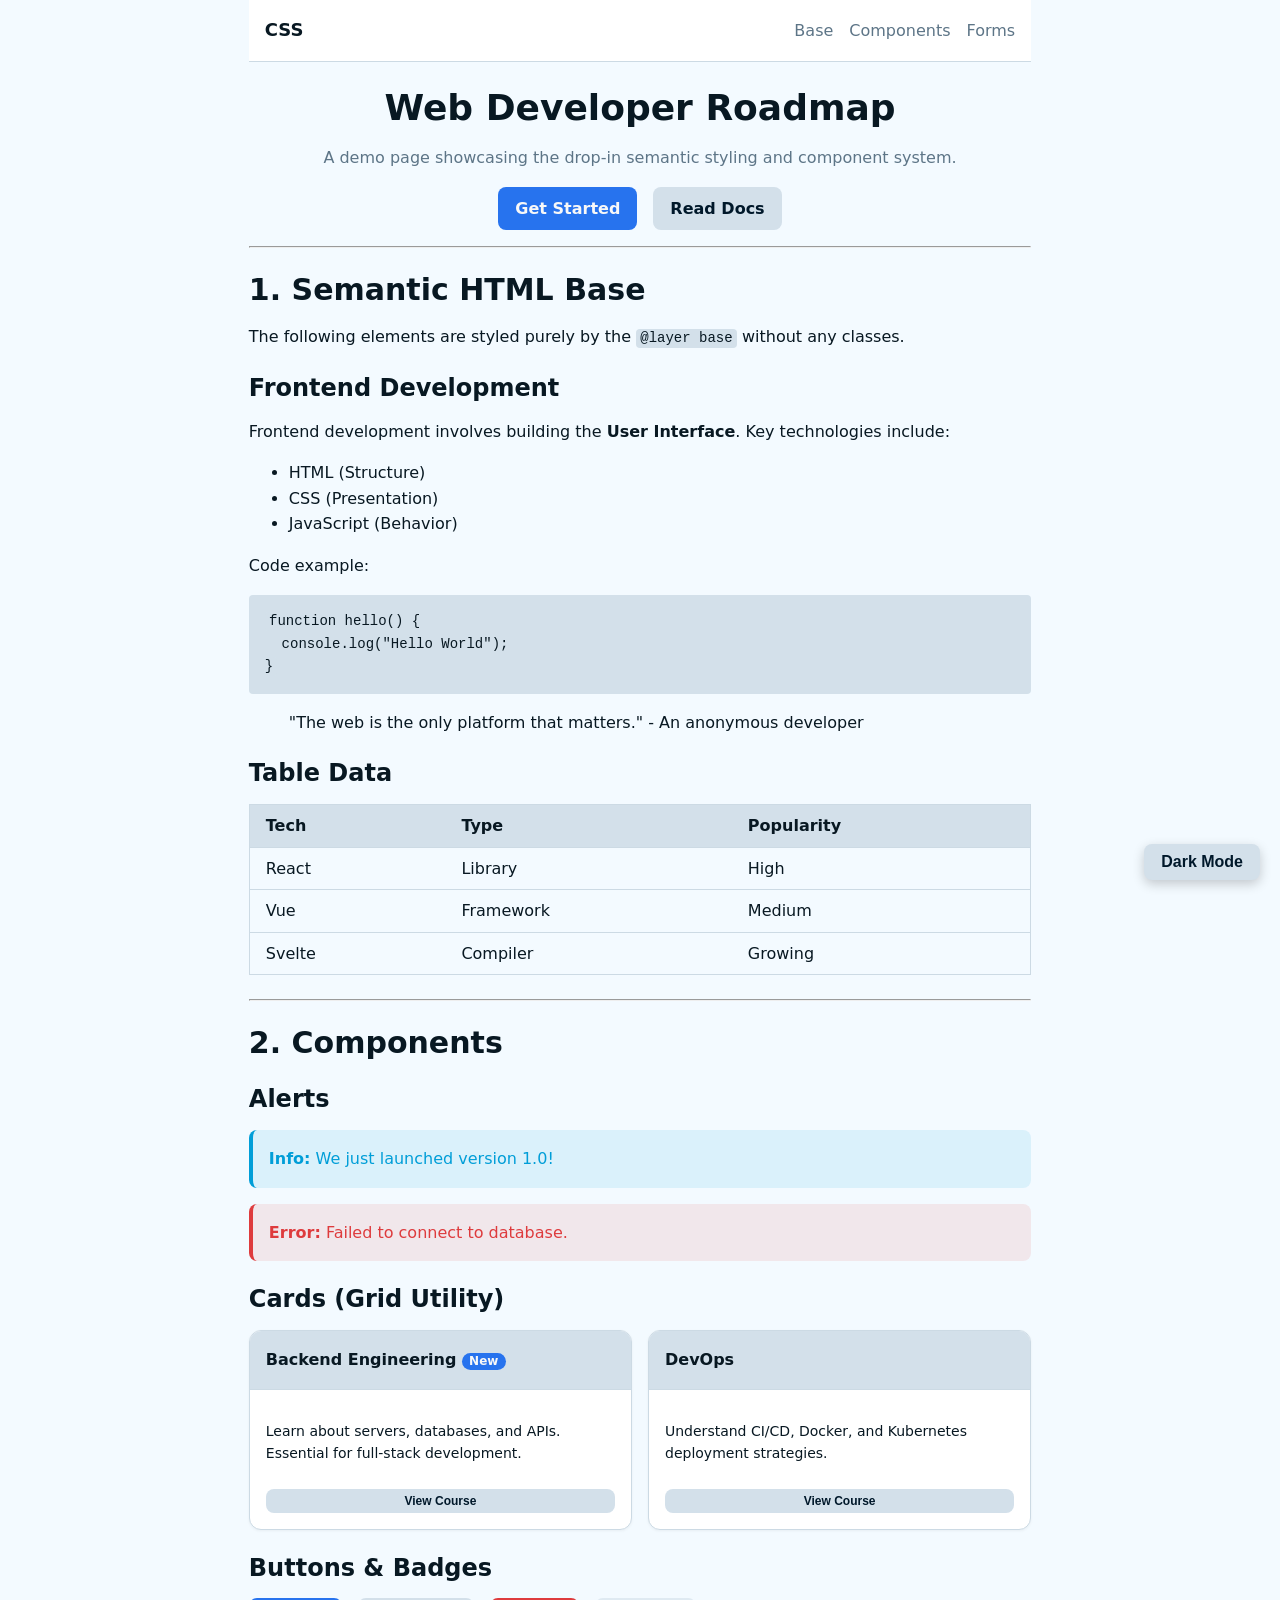
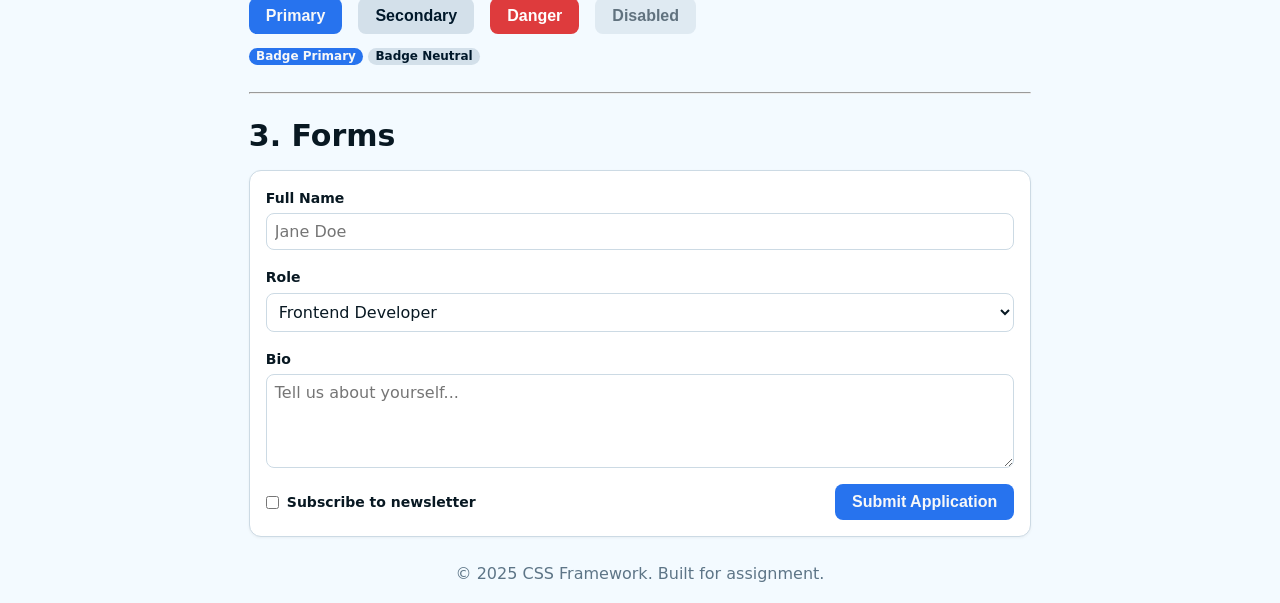
<file: index.html>
<!DOCTYPE html>
<html lang="en">

<head>
    <meta charset="UTF-8">
    <meta name="viewport" content="width=device-width, initial-scale=1.0">
    <title>Nexus CSS | Developer Roadmap</title>
    <link rel="stylesheet" href="acsd.css">

    <style>
        .theme-toggle {
            position: fixed;
            bottom: 20px;
            right: 20px;
            z-index: 100;
            box-shadow: 0 4px 12px rgba(0, 0, 0, 0.2);
        }
    </style>
</head>

<body class="container">

    <nav class="navbar mb-md">
        <a href="#" class="navbar__brand">CSS</a>
        <ul class="navbar__menu">
            <li><a href="#base" class="navbar__link">Base</a></li>
            <li><a href="#components" class="navbar__link">Components</a></li>
            <li><a href="#forms" class="navbar__link">Forms</a></li>
        </ul>
    </nav>

    <header class="text-center mt-lg mb-md">
        <h1>Web Developer Roadmap</h1>
        <p class="text-muted">A demo page showcasing the drop-in semantic styling and component system.</p>
        <div class="flex gap-md" style="justify-content: center;">
            <a href="#" class="btn btn--primary">Get Started</a>
            <a href="#" class="btn btn--secondary">Read Docs</a>
        </div>
    </header>

    <hr>

    <main>
        <section id="base">
            <h2>1. Semantic HTML Base</h2>
            <p>The following elements are styled purely by the <code>@layer base</code> without any classes.</p>

            <article>
                <h3>Frontend Development</h3>
                <p>Frontend development involves building the <strong>User Interface</strong>. Key technologies include:
                </p>
                <ul>
                    <li>HTML (Structure)</li>
                    <li>CSS (Presentation)</li>
                    <li>JavaScript (Behavior)</li>
                </ul>
                <p>Code example:</p>
                <pre><code>function hello() {
  console.log("Hello World");
}</code></pre>
                <blockquote>
                    "The web is the only platform that matters." - An anonymous developer
                </blockquote>
            </article>

            <h3>Table Data</h3>
            <table>
                <thead>
                    <tr>
                        <th>Tech</th>
                        <th>Type</th>
                        <th>Popularity</th>
                    </tr>
                </thead>
                <tbody>
                    <tr>
                        <td>React</td>
                        <td>Library</td>
                        <td>High</td>
                    </tr>
                    <tr>
                        <td>Vue</td>
                        <td>Framework</td>
                        <td>Medium</td>
                    </tr>
                    <tr>
                        <td>Svelte</td>
                        <td>Compiler</td>
                        <td>Growing</td>
                    </tr>
                </tbody>
            </table>
        </section>

        <hr class="mt-lg mb-md">

        <section id="components">
            <h2>2. Components</h2>

            <h3>Alerts</h3>
            <div class="alert alert--info">
                <strong>Info:</strong> We just launched version 1.0!
            </div>
            <div class="alert alert--danger">
                <strong>Error:</strong> Failed to connect to database.
            </div>

            <h3>Cards (Grid Utility)</h3>
            <div class="grid-2">
                <div class="card">
                    <div class="card__header">
                        Backend Engineering <span class="badge badge--primary">New</span>
                    </div>
                    <div class="card__body">
                        <p class="text-sm">Learn about servers, databases, and APIs. Essential for full-stack
                            development.</p>
                        <button class="btn btn--sm btn--secondary w-100 mt-sm">View Course</button>
                    </div>
                </div>

                <div class="card">
                    <div class="card__header">
                        DevOps
                    </div>
                    <div class="card__body">
                        <p class="text-sm">Understand CI/CD, Docker, and Kubernetes deployment strategies.</p>
                        <button class="btn btn--sm btn--secondary w-100 mt-sm">View Course</button>
                    </div>
                </div>
            </div>

            <h3 class="mt-lg">Buttons & Badges</h3>
            <div class="flex gap-md items-center">
                <button class="btn btn--primary">Primary</button>
                <button class="btn btn--secondary">Secondary</button>
                <button class="btn btn--danger">Danger</button>
                <button class="btn btn--secondary" disabled>Disabled</button>
            </div>
            <div class="mt-sm">
                <span class="badge badge--primary">Badge Primary</span>
                <span class="badge badge--neutral">Badge Neutral</span>
            </div>
        </section>

        <hr class="mt-lg mb-md">

        <section id="forms">
            <h2>3. Forms</h2>
            <form class="card p-md">
                <label for="name">Full Name</label>
                <input type="text" id="name" placeholder="Jane Doe">

                <label for="role">Role</label>
                <select id="role">
                    <option>Frontend Developer</option>
                    <option>Backend Developer</option>
                    <option>Designer</option>
                </select>

                <label for="bio">Bio</label>
                <textarea id="bio" rows="4" placeholder="Tell us about yourself..."></textarea>

                <div class="flex justify-between items-center">
                    <label style="display: flex; gap: 0.5rem; align-items: center; margin: 0;">
                        <input type="checkbox" style="width: auto; margin: 0;"> Subscribe to newsletter
                    </label>
                    <button type="submit" class="btn btn--primary">Submit Application</button>
                </div>
            </form>
        </section>

    </main>

    <footer class="text-center mt-lg mb-md text-muted">
        <p>&copy; 2025 CSS Framework. Built for assignment.</p>
    </footer>

    <button id="theme-btn" class="btn btn--secondary theme-toggle">Dark Mode</button>

    <script>
        const btn = document.getElementById('theme-btn');
        const html = document.documentElement;

        btn.addEventListener('click', () => {
            if (html.getAttribute('data-theme') === 'dark') {
                html.removeAttribute('data-theme');
                btn.textContent = 'Dark Mode';
            } else {
                html.setAttribute('data-theme', 'dark');
                btn.textContent = 'Light Mode';
            }
        });
    </script>
</body>

</html>
</file>
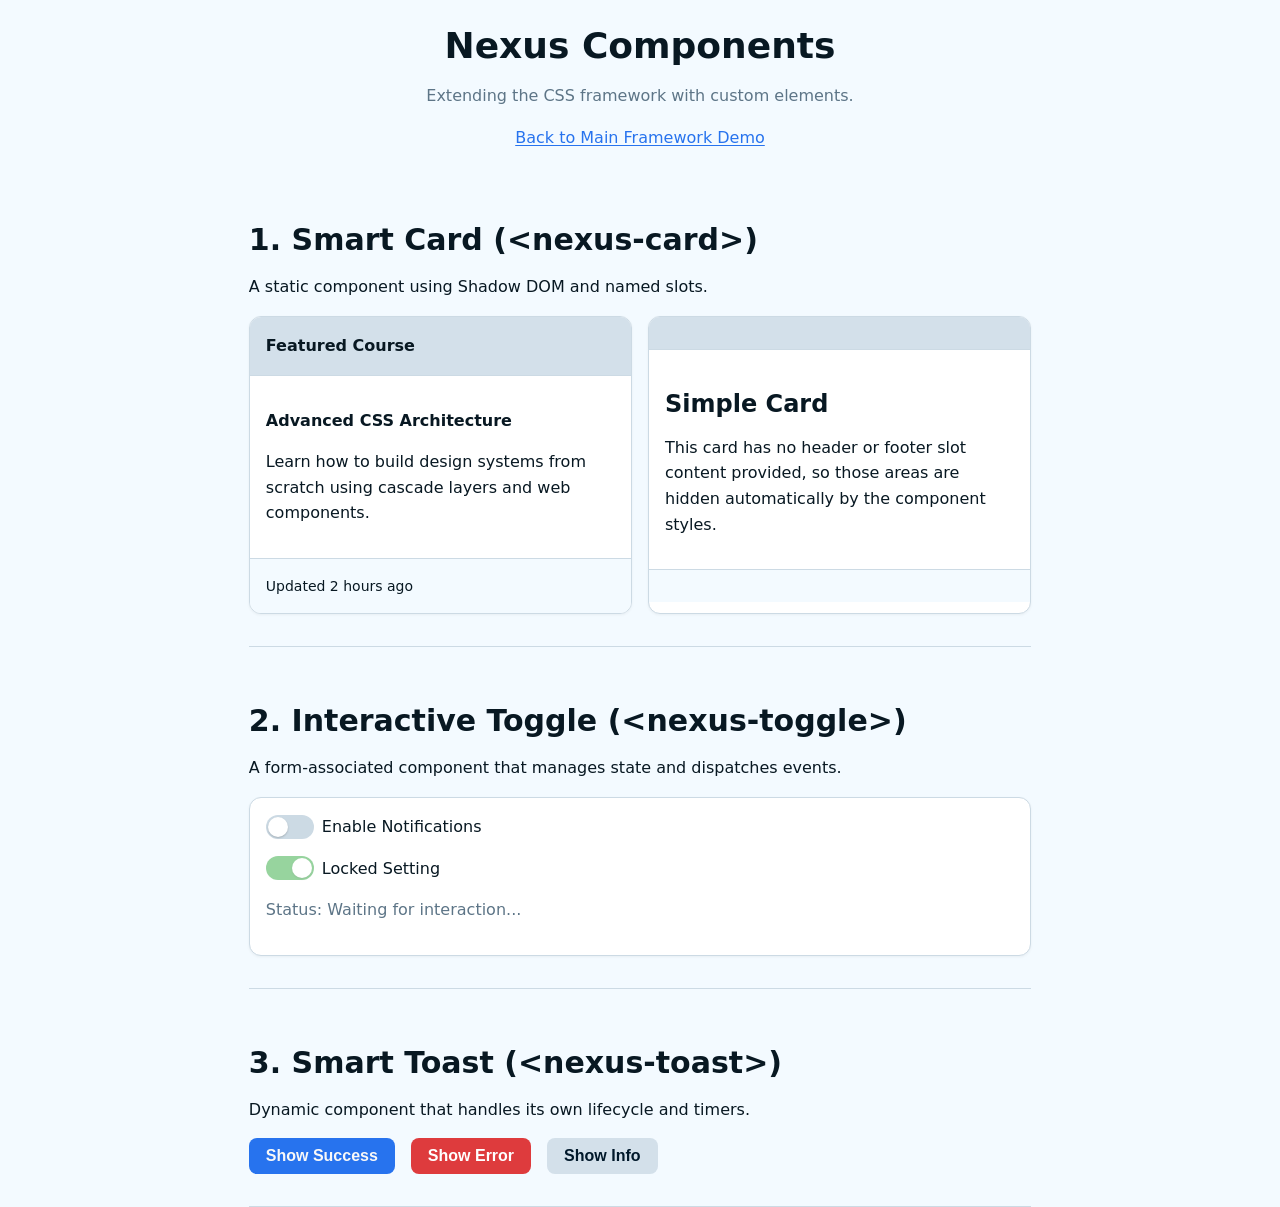
<file: components.html>
<!DOCTYPE html>
<html lang="en">

<head>
    <meta charset="UTF-8">
    <meta name="viewport" content="width=device-width, initial-scale=1.0">
    <title>Nexus Web Components Demo</title>

    <link rel="stylesheet" href="acsd.css">

    <script src="nexus-card.js" defer></script>
    <script src="nexus-toggle.js" defer></script>
    <script src="nexus-toast.js" defer></script>

    <style>
        /* Extra styles just for the demo layout */
        .component-section {
            padding: var(--space-xl) 0;
            border-bottom: 1px solid var(--color-border);
        }
    </style>
</head>

<body class="container">

    <header class="text-center mt-lg mb-md">
        <h1>Nexus Components</h1>
        <p class="text-muted">Extending the CSS framework with custom elements.</p>
        <a href="index.html">Back to Main Framework Demo</a>
    </header>

    <section class="component-section">
        <h2>1. Smart Card (&lt;nexus-card&gt;)</h2>
        <p>A static component using Shadow DOM and named slots.</p>

        <div class="grid-2">
            <nexus-card>
                <span slot="header">Featured Course</span>
                <p><strong>Advanced CSS Architecture</strong></p>
                <p>Learn how to build design systems from scratch using cascade layers and web components.</p>
                <div slot="footer">
                    Updated 2 hours ago
                </div>
            </nexus-card>

            <nexus-card>
                <h3>Simple Card</h3>
                <p>This card has no header or footer slot content provided, so those areas are hidden automatically by
                    the component styles.</p>
            </nexus-card>
        </div>
    </section>

    <section class="component-section">
        <h2>2. Interactive Toggle (&lt;nexus-toggle&gt;)</h2>
        <p>A form-associated component that manages state and dispatches events.</p>

        <div class="card p-md">
            <div class="flex gap-md items-center mb-md">
                <nexus-toggle id="notification-toggle">Enable Notifications</nexus-toggle>
            </div>

            <div class="flex gap-md items-center">
                <nexus-toggle checked disabled>Locked Setting</nexus-toggle>
            </div>

            <p class="text-muted mt-md" id="toggle-status">Status: Waiting for interaction...</p>
        </div>

        <script>
            // Demonstration of Event Handling
            const toggle = document.getElementById('notification-toggle');
            const status = document.getElementById('toggle-status');

            toggle.addEventListener('nexus-change', (e) => {
                const isChecked = e.detail.checked;
                status.textContent = `Status: Notifications are now ${isChecked ? 'ON' : 'OFF'}`;

                // Trigger a toast based on interaction
                if (isChecked) showToast('Notifications Enabled!', 'success');
            });
        </script>
    </section>

    <section class="component-section">
        <h2>3. Smart Toast (&lt;nexus-toast&gt;)</h2>
        <p>Dynamic component that handles its own lifecycle and timers.</p>

        <div class="flex gap-md">
            <button class="btn btn--primary" onclick="showToast('Action successful!', 'success')">Show Success</button>
            <button class="btn btn--danger" onclick="showToast('Something went wrong.', 'danger')">Show Error</button>
            <button class="btn btn--secondary" onclick="showToast('Just letting you know...', 'info')">Show
                Info</button>
        </div>

        <script>
            function showToast(message, type) {
                // Create element dynamically
                const toast = document.createElement('nexus-toast');

                // Set attributes
                toast.setAttribute('type', type);
                toast.setAttribute('duration', '3000');

                // Set content
                toast.textContent = message;

                // Append to body
                document.body.appendChild(toast);
            }
        </script>
    </section>

</body>

</html>
</file>
<file: acsd.css>
/* Nexus CSS
   Architecture: Layered (Tokens -> Base -> Components -> Utilities)
*/

@layer tokens, base, components, utilities, overrides;

/* =========================================
   1. TOKENS LAYER
   Design system variables (Colors, Type, Spacing)
   ========================================= */
@layer tokens {
    :root {
        /* Typography */
        --font-sans: system-ui, -apple-system, BlinkMacSystemFont, "Segoe UI", Roboto, "Helvetica Neue", sans-serif;
        --font-mono: ui-monospace, SFMono-Regular, Menlo, Monaco, Consolas, monospace;

        --text-xs: 0.75rem;
        --text-sm: 0.875rem;
        --text-base: 1rem;
        --text-lg: 1.125rem;
        --text-xl: 1.25rem;
        --text-2xl: 1.5rem;
        --text-3xl: 1.875rem;
        --text-4xl: 2.25rem;

        /* Spacing */
        --space-xs: 0.25rem;
        --space-sm: 0.5rem;
        --space-md: 1rem;
        --space-lg: 1.5rem;
        --space-xl: 2rem;
        --space-2xl: 3rem;

        /* Borders & Radius */
        --radius-sm: 0.25rem;
        --radius-md: 0.5rem;
        --radius-lg: 0.75rem;
        --radius-full: 9999px;
        --border-width: 1px;

        /* Light Theme (Default) Colors - OKLCH */
        --color-bg: oklch(98% 0.01 240);
        /* White-ish */
        --color-surface: oklch(100% 0 0);
        /* Pure White */
        --color-text: oklch(20% 0.03 240);
        /* Dark Grey */
        --color-text-muted: oklch(55% 0.04 240);
        --color-border: oklch(88% 0.02 240);

        --color-primary: oklch(58% 0.2 260);
        /* Vivid Blue/Purple */
        --color-primary-fg: oklch(98% 0 0);
        --color-secondary: oklch(90% 0.02 240);
        --color-secondary-fg: oklch(20% 0.05 240);

        /* Semantic Colors */
        --color-success: oklch(65% 0.18 145);
        /* Green */
        --color-warning: oklch(75% 0.15 85);
        /* Amber */
        --color-danger: oklch(60% 0.2 25);
        /* Red */
        --color-info: oklch(65% 0.15 230);
        /* Blue */

        /* Focus Ring */
        --focus-ring: 0 0 0 3px oklch(58% 0.2 260 / 30%);
    }

    /* Dark Theme Overrides */
    [data-theme="dark"] {
        --color-bg: oklch(15% 0.02 240);
        --color-surface: oklch(20% 0.03 240);
        --color-text: oklch(92% 0.01 240);
        --color-text-muted: oklch(70% 0.02 240);
        --color-border: oklch(30% 0.03 240);

        --color-primary: oklch(65% 0.18 260);
        --color-secondary: oklch(30% 0.03 240);
        --color-secondary-fg: oklch(95% 0 0);

        --focus-ring: 0 0 0 3px oklch(65% 0.18 260 / 40%);
    }
}

/* =========================================
   2. BASE LAYER
   Classless styles for semantic HTML
   ========================================= */
@layer base {

    *,
    *::before,
    *::after {
        box-sizing: border-box;
    }

    body {
        font-family: var(--font-sans);
        background-color: var(--color-bg);
        color: var(--color-text);
        line-height: 1.6;
        margin: 0;
        padding: 0;
    }

    /* Typography */
    h1,
    h2,
    h3,
    h4,
    h5,
    h6 {
        line-height: 1.2;
        margin-bottom: var(--space-md);
        margin-top: var(--space-lg);
        font-weight: 700;
    }

    h1 {
        font-size: var(--text-4xl);
    }

    h2 {
        font-size: var(--text-3xl);
    }

    h3 {
        font-size: var(--text-2xl);
    }

    h4 {
        font-size: var(--text-xl);
    }

    p {
        margin-bottom: var(--space-md);
    }

    /* Links */
    a {
        color: var(--color-primary);
        text-decoration: underline;
        text-underline-offset: 2px;
        transition: color 0.2s ease;
    }

    a:hover {
        color: var(--color-text);
    }

    a:focus-visible {
        outline: var(--focus-ring);
        border-radius: var(--radius-sm);
    }

    /* Code */
    pre,
    code {
        font-family: var(--font-mono);
        font-size: var(--text-sm);
        background-color: var(--color-secondary);
        border-radius: var(--radius-sm);
    }

    code {
        padding: 0.1em 0.3em;
    }

    pre {
        padding: var(--space-md);
        overflow-x: auto;
    }

    /* Media */
    img,
    video {
        max-width: 100%;
        height: auto;
        display: block;
    }

    figure {
        margin: var(--space-md) 0;
    }

    /* Tables */
    table {
        width: 100%;
        border-collapse: collapse;
        margin-bottom: var(--space-md);
        border: var(--border-width) solid var(--color-border);
    }

    th,
    td {
        padding: var(--space-sm) var(--space-md);
        border-bottom: var(--border-width) solid var(--color-border);
        text-align: left;
    }

    th {
        background-color: var(--color-secondary);
        font-weight: 600;
    }

    /* Forms (Enhancement: Custom styling without classes) */
    input,
    select,
    textarea {
        display: block;
        width: 100%;
        padding: var(--space-sm);
        margin-bottom: var(--space-md);
        border: var(--border-width) solid var(--color-border);
        border-radius: var(--radius-md);
        background-color: var(--color-surface);
        color: var(--color-text);
        font-family: inherit;
        font-size: var(--text-base);
        transition: border-color 0.2s;
    }

    input:focus,
    select:focus,
    textarea:focus {
        outline: none;
        border-color: var(--color-primary);
        box-shadow: var(--focus-ring);
    }

    label {
        display: block;
        font-weight: 600;
        margin-bottom: var(--space-xs);
        font-size: var(--text-sm);
    }

    /* Default Button (element selector) */
    button {
        appearance: none;
        display: inline-flex;
        align-items: center;
        justify-content: center;
        padding: var(--space-sm) var(--space-md);
        background-color: var(--color-secondary);
        color: var(--color-text);
        border: 1px solid var(--color-border);
        border-radius: var(--radius-md);
        font-size: var(--text-base);
        font-weight: 500;
        cursor: pointer;
        transition: all 0.2s ease;
    }

    button:hover {
        filter: brightness(0.95);
    }

    button:focus-visible {
        outline: none;
        box-shadow: var(--focus-ring);
    }
}

/* =========================================
   3. COMPONENTS LAYER
   Reusable UI blocks (BEM naming)
   ========================================= */
@layer components {

    /* --- 3.1 Button Component --- */
    .btn {
        display: inline-flex;
        align-items: center;
        gap: var(--space-xs);
        padding: 0.5rem 1rem;
        border-radius: var(--radius-md);
        font-weight: 600;
        text-decoration: none;
        cursor: pointer;
        border: 1px solid transparent;
        transition: transform 0.1s ease, box-shadow 0.2s ease;
    }

    .btn:focus-visible {
        outline: none;
        box-shadow: var(--focus-ring);
    }

    .btn:active {
        transform: translateY(1px);
    }

    .btn:disabled,
    .btn[disabled] {
        opacity: 0.6;
        cursor: not-allowed;
    }

    /* Variants */
    .btn--primary {
        background-color: var(--color-primary);
        color: var(--color-primary-fg);
    }

    .btn--secondary {
        background-color: var(--color-secondary);
        color: var(--color-secondary-fg);
    }

    .btn--danger {
        background-color: var(--color-danger);
        color: white;
    }

    /* Sizes */
    .btn--sm {
        font-size: var(--text-xs);
        padding: 0.25rem 0.5rem;
    }

    .btn--lg {
        font-size: var(--text-lg);
        padding: 0.75rem 1.5rem;
    }

    /* --- 3.2 Card Component --- */
    .card {
        background-color: var(--color-surface);
        border: 1px solid var(--color-border);
        border-radius: var(--radius-lg);
        overflow: hidden;
        box-shadow: 0 1px 3px rgba(0, 0, 0, 0.05);
    }

    .card__header {
        padding: var(--space-md);
        border-bottom: 1px solid var(--color-border);
        font-weight: 700;
        background-color: var(--color-secondary);
    }

    .card__body {
        padding: var(--space-md);
    }

    .card__footer {
        padding: var(--space-md);
        border-top: 1px solid var(--color-border);
        background-color: var(--color-bg);
        font-size: var(--text-sm);
    }

    .card__img {
        width: 100%;
        height: 200px;
        object-fit: cover;
    }

    /* --- 3.3 Alert Component --- */
    .alert {
        padding: var(--space-md);
        border-radius: var(--radius-md);
        margin-bottom: var(--space-md);
        border-left: 4px solid currentColor;
    }

    .alert--info {
        background-color: oklch(from var(--color-info) l c h / 10%);
        color: var(--color-info);
    }

    .alert--success {
        background-color: oklch(from var(--color-success) l c h / 10%);
        color: var(--color-success);
    }

    .alert--warning {
        background-color: oklch(from var(--color-warning) l c h / 10%);
        color: var(--color-warning);
    }

    .alert--danger {
        background-color: oklch(from var(--color-danger) l c h / 10%);
        color: var(--color-danger);
    }

    /* --- 3.4 Badge Component --- */
    .badge {
        display: inline-block;
        padding: 0.2em 0.6em;
        font-size: var(--text-xs);
        font-weight: 700;
        border-radius: var(--radius-full);
        line-height: 1;
        white-space: nowrap;
    }

    .badge--primary {
        background-color: var(--color-primary);
        color: var(--color-primary-fg);
    }

    .badge--neutral {
        background-color: var(--color-secondary);
        color: var(--color-secondary-fg);
    }

    /* --- Optional: Navbar --- */
    .navbar {
        display: flex;
        justify-content: space-between;
        align-items: center;
        padding: var(--space-md);
        background-color: var(--color-surface);
        border-bottom: 1px solid var(--color-border);
    }

    .navbar__brand {
        font-weight: 800;
        font-size: var(--text-lg);
        text-decoration: none;
        color: var(--color-text);
    }

    .navbar__menu {
        display: flex;
        gap: var(--space-md);
        list-style: none;
        margin: 0;
        padding: 0;
    }

    .navbar__link {
        text-decoration: none;
        color: var(--color-text-muted);
        font-weight: 500;
    }

    .navbar__link:hover {
        color: var(--color-primary);
    }

    /* --- Optional: Table Striped --- */
    .table--striped tbody tr:nth-of-type(odd) {
        background-color: oklch(from var(--color-secondary) l c h / 30%);
    }
}

/* =========================================
   4. UTILITIES LAYER
   Single-purpose helper classes
   ========================================= */
@layer utilities {

    /* Layout & Container */
    .container {
        max-width: 80ch;
        margin-inline: auto;
        padding-inline: var(--space-md);
    }

    .w-100 {
        width: 100%;
    }

    /* Display */
    .flex {
        display: flex;
    }

    .items-center {
        align-items: center;
    }

    .justify-between {
        justify-content: space-between;
    }

    .gap-md {
        gap: var(--space-md);
    }

    .grid-2 {
        display: grid;
        grid-template-columns: repeat(auto-fit, minmax(250px, 1fr));
        gap: var(--space-md);
    }

    /* Spacing */
    .mt-sm {
        margin-top: var(--space-sm);
    }

    .mt-lg {
        margin-top: var(--space-lg);
    }

    .mb-md {
        margin-bottom: var(--space-md);
    }

    .p-md {
        padding: var(--space-md);
    }

    /* Text */
    .text-center {
        text-align: center;
    }

    .text-muted {
        color: var(--color-text-muted);
    }

    .text-sm {
        font-size: var(--text-sm);
    }
}
</file>
